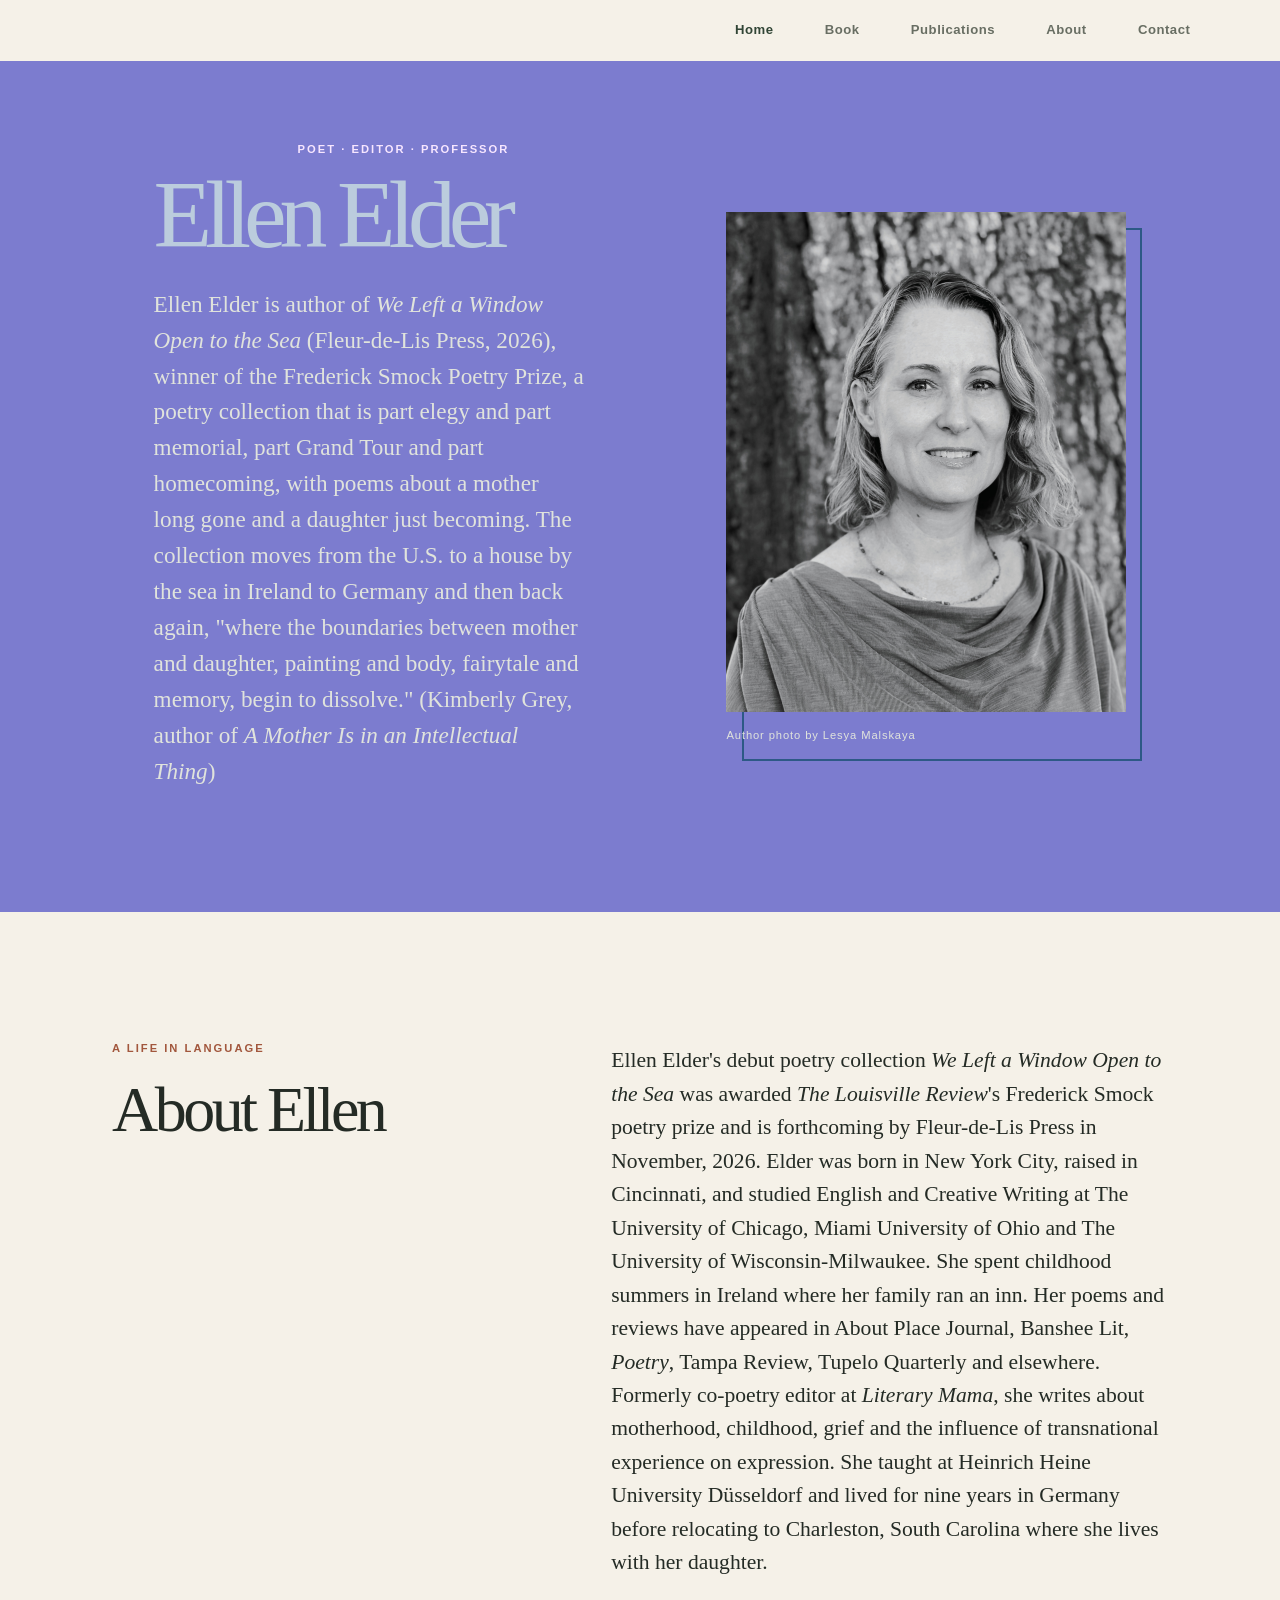
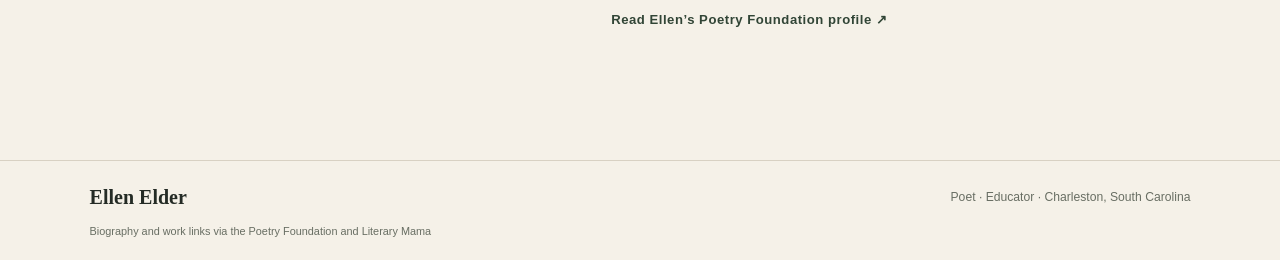
<file: index.html>
<!doctype html>
<html lang="en">
  <head>
    <meta charset="utf-8">
    <meta name="viewport" content="width=device-width, initial-scale=1">
    <meta
      name="description"
      content="Meet Ellen Elder: poet, educator, and co-poetry editor at Literary Mama."
    >
    <meta name="theme-color" content="#f5f1e8">
    <title>Ellen Elder — Poet &amp; Educator</title>
    <link rel="stylesheet" href="styles.css">
  </head>
  <body>
    <a class="skip-link" href="#main">Skip to content</a>
    <header class="site-header">
      <nav aria-label="Main navigation" class="main-nav">
        <a href="index.html" aria-current="page">Home</a>
        <a href="book.html">Book</a>
        <a href="poems.html">Publications</a>
        <a href="about.html">About</a>
        <a href="contact.html">Contact</a>
      </nav>
    </header>

    <main id="main">
      <section class="hero" id="home" aria-labelledby="hero-title">
        <div class="hero-copy">
          <p class="eyebrow">Poet · Editor · Professor</p>
          <h1 id="hero-title">Ellen Elder</h1>
          <p class="hero-intro">
            Ellen Elder is author of <em>We Left a Window Open to the Sea</em> (Fleur-de-Lis Press, 2026), winner of the Frederick Smock Poetry Prize, a poetry collection that is part elegy and part memorial, part Grand Tour and part homecoming, with poems about a mother long gone and a daughter just becoming. The collection moves from the U.S. to a house by the sea in Ireland to Germany and then back again, "where the boundaries between mother and daughter, painting and body, fairytale and memory, begin to dissolve." (Kimberly Grey, author of <em>A Mother Is in an Intellectual Thing</em>)
          </p>
        </div>
        <figure class="portrait">
          <img
            src="ellen3.png"
            alt="Portrait of poet Ellen Elder"
            fetchpriority="high"
          >
          <figcaption>Author photo by Lesya Malskaya</figcaption>
        </figure>
      </section>

      <section class="about section-wrap" id="about" aria-labelledby="about-title">
        <div class="section-heading">
          <p class="eyebrow">A life in language</p>
          <h2 id="about-title">About Ellen</h2>
        </div>
        <div class="about-copy">
          <p class="lead">
            Ellen Elder&#39;s debut poetry collection <em>We Left a Window Open
            to the Sea</em> was awarded <em>The Louisville Review</em>&#39;s
            Frederick Smock poetry prize and is forthcoming by Fleur-de-Lis
            Press in November, 2026. Elder was born in New York City, raised in
            Cincinnati, and studied English and Creative Writing at The
            University of Chicago, Miami University of Ohio and The University
            of Wisconsin-Milwaukee. She spent childhood summers in Ireland
            where her family ran an inn. Her poems and reviews have appeared in
            About Place Journal, Banshee Lit, <em>Poetry</em>, Tampa Review,
            Tupelo Quarterly and elsewhere. Formerly co-poetry editor at
            <em>Literary Mama</em>, she writes about motherhood, childhood,
            grief and the influence of transnational experience on expression.
            She taught at Heinrich Heine University Düsseldorf and lived for
            nine years in Germany before relocating to Charleston, South
            Carolina where she lives with her daughter.
          </p>
          <a
            class="text-link"
            href="https://www.poetryfoundation.org/poets/ellen-elder"
            target="_blank"
            rel="noopener noreferrer"
          >Read Ellen’s Poetry Foundation profile <span aria-hidden="true">↗</span></a>
        </div>
      </section>

    </main>

    <footer class="site-footer">
      <a class="wordmark" href="index.html">Ellen Elder<span></span></a>
      <p>Poet · Educator · Charleston, South Carolina</p>
      <p class="credits">Biography and work links via the Poetry Foundation and Literary Mama</p>
    </footer>
  </body>
</html>
</file>
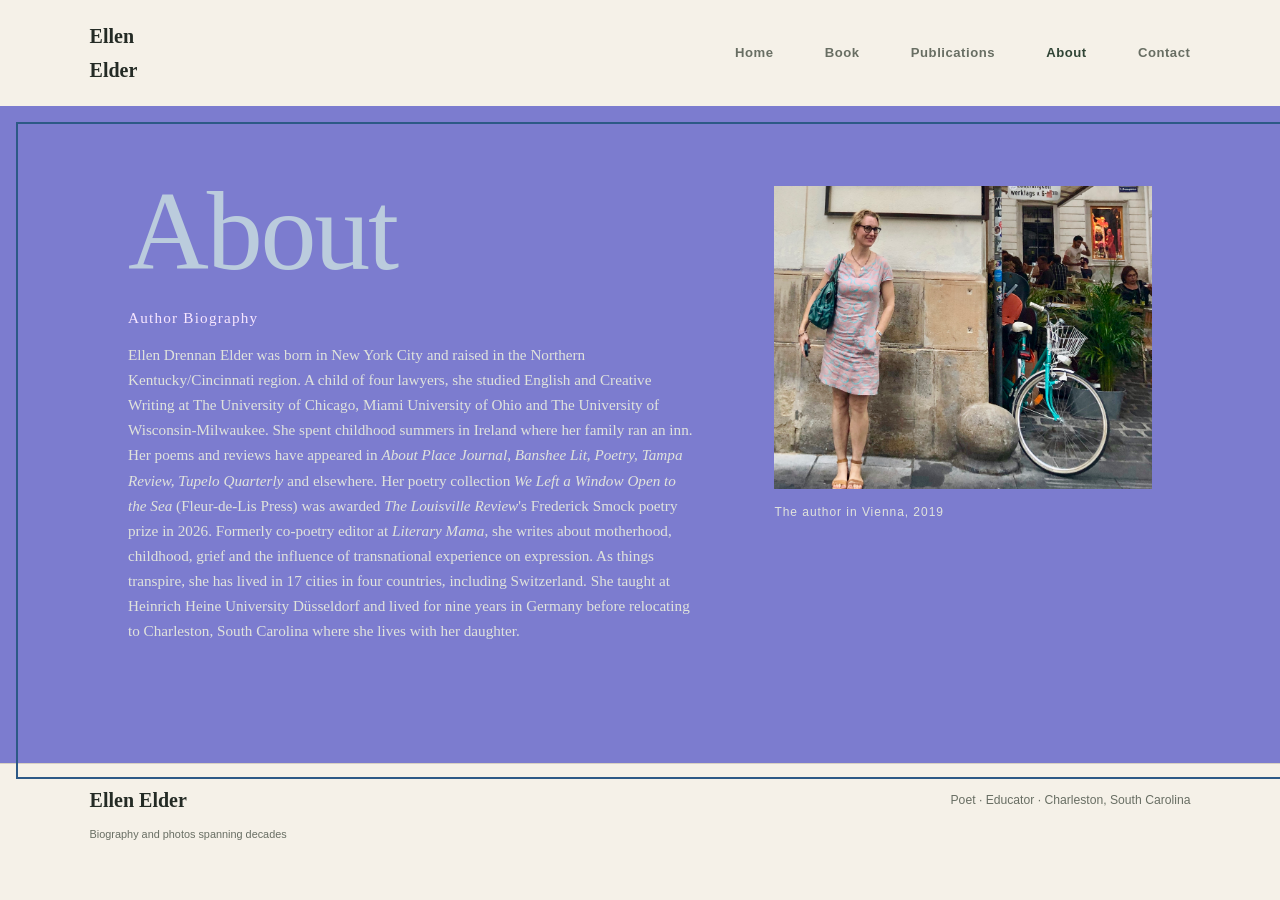
<file: about.html>
<!doctype html>
<html lang="en">
  <head>
    <meta charset="utf-8">
    <meta name="viewport" content="width=device-width, initial-scale=1">
    <meta
      name="description"
      content="About Ellen Elder: poet, educator, and author of We Left a Window Open to the Sea."
    >
    <meta name="theme-color" content="#f5f1e8">
    <title>About — Ellen Elder</title>
    <link rel="stylesheet" href="styles.css">
  </head>
  <body>
    <a class="skip-link" href="#main">Skip to content</a>
    <header class="site-header">
      <a class="wordmark" href="index.html" aria-label="Ellen Elder, home">Ellen Elder<span></span></a>
      <nav aria-label="Main navigation" class="main-nav">
        <a href="index.html">Home</a>
        <a href="book.html">Book</a>
        <a href="poems.html">Publications</a>
        <a href="about.html" aria-current="page">About</a>
        <a href="contact.html">Contact</a>
      </nav>
    </header>

    <main id="main">
      <section class="page-hero about-page-hero" aria-labelledby="about-title">
        <div class="about-page-copy">
          <h1 id="about-title">About</h1>
          
          <div class="bio-section">
            <h2 class="bio-heading">Author Biography</h2>
            <p class="bio-text">
              Ellen Drennan Elder was born in New York City and raised in the Northern Kentucky/Cincinnati region. A child of four lawyers, she studied English and Creative Writing at The University of Chicago, Miami University of Ohio and The University of Wisconsin-Milwaukee. She spent childhood summers in Ireland where her family ran an inn. Her poems and reviews have appeared in <em>About Place Journal, Banshee Lit, Poetry, Tampa Review, Tupelo Quarterly</em> and elsewhere. Her poetry collection <em>We Left a Window Open to the Sea</em> (Fleur-de-Lis Press) was awarded <em>The Louisville Review</em>'s Frederick Smock poetry prize in 2026. Formerly co-poetry editor at <em>Literary Mama</em>, she writes about motherhood, childhood, grief and the influence of transnational experience on expression. As things transpire, she has lived in 17 cities in four countries, including Switzerland. She taught at Heinrich Heine University Düsseldorf and lived for nine years in Germany before relocating to Charleston, South Carolina where she lives with her daughter.
            </p>
          </div>


        </div>

        <figure class="about-page-photo">
          <img
            src="ellen-cafe-bike.jpg"
            alt="The author in Vienna, 2019"
          >
          <figcaption>The author in Vienna, 2019</figcaption>
        </figure>
      </section>
    </main>

    <footer class="site-footer">
      <a class="wordmark" href="index.html">Ellen Elder<span></span></a>
      <p>Poet · Educator · Charleston, South Carolina</p>
      <p class="credits">Biography and photos spanning decades</p>
    </footer>
  </body>
</html>
</file>
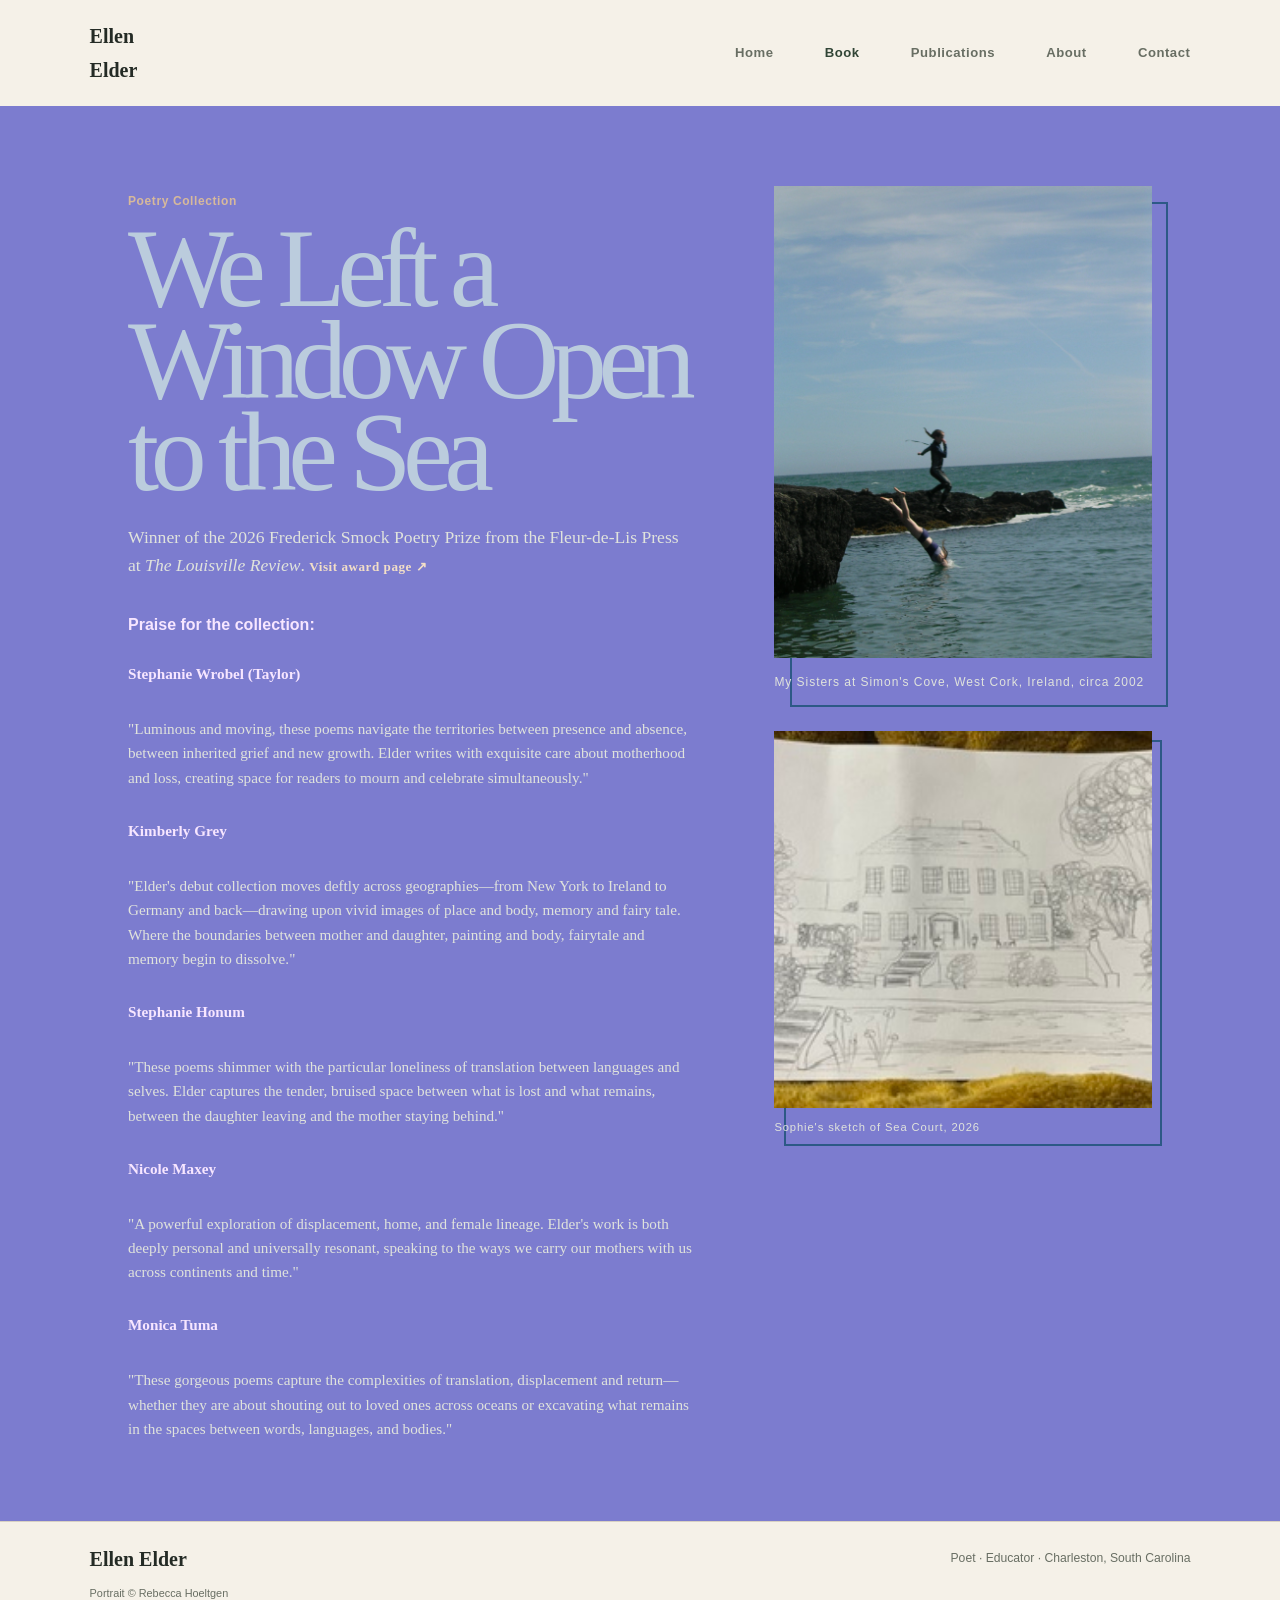
<file: book.html>
<!doctype html>
<html lang="en">
  <head>
    <meta charset="utf-8">
    <meta name="viewport" content="width=device-width, initial-scale=1">
    <meta
      name="description"
      content="Learn about Ellen Elder’s forthcoming poetry collection, We Left a Window Open to the Sea."
    >
    <meta name="theme-color" content="#f5f1e8">
    <title>The Book — Ellen Elder</title>
    <link rel="stylesheet" href="styles.css">
  </head>
  <body>
    <a class="skip-link" href="#main">Skip to content</a>
    <header class="site-header">
      <a class="wordmark" href="index.html" aria-label="Ellen Elder, home">Ellen Elder<span></span></a>
      <nav aria-label="Main navigation" class="main-nav">
        <a href="index.html">Home</a>
        <a href="book.html" aria-current="page">Book</a>
        <a href="poems.html">Publications</a>
        <a href="about.html">About</a>
        <a href="contact.html">Contact</a>
      </nav>
    </header>

    <main id="main">
      <section class="page-hero book-hero" aria-labelledby="page-title">
        <div class="book-hero-copy">
          <p class="eyebrow">Poetry Collection</p>
          <h1 id="page-title">We Left a Window Open to the Sea</h1>
          <div class="book-details-inline">
            <p class="book-award">Winner of the 2026 Frederick Smock Poetry Prize from the Fleur-de-Lis Press at <em>The Louisville Review</em>. 
              <a
                class="text-link"
                href="https://louisvillereview.org/we-left-a-window-open-to-the-sea"
                target="_blank"
                rel="noopener noreferrer"
              >Visit award page <span aria-hidden="true">↗</span></a>
            </p>
            <p class="book-blurbs-intro"><strong>Praise for the collection:</strong></p>
            <div class="book-blurbs-list">
              <div class="blurb">
                <p><strong>Stephanie Wrobel (Taylor)</strong><br>
                "Luminous and moving, these poems navigate the territories between presence and absence, between inherited grief and new growth. Elder writes with exquisite care about motherhood and loss, creating space for readers to mourn and celebrate simultaneously."</p>
              </div>
              <div class="blurb">
                <p><strong>Kimberly Grey</strong><br>
                "Elder's debut collection moves deftly across geographies—from New York to Ireland to Germany and back—drawing upon vivid images of place and body, memory and fairy tale. Where the boundaries between mother and daughter, painting and body, fairytale and memory begin to dissolve."</p>
              </div>
              <div class="blurb">
                <p><strong>Stephanie Honum</strong><br>
                "These poems shimmer with the particular loneliness of translation between languages and selves. Elder captures the tender, bruised space between what is lost and what remains, between the daughter leaving and the mother staying behind."</p>
              </div>
              <div class="blurb">
                <p><strong>Nicole Maxey</strong><br>
                "A powerful exploration of displacement, home, and female lineage. Elder's work is both deeply personal and universally resonant, speaking to the ways we carry our mothers with us across continents and time."</p>
              </div>
              <div class="blurb">
                <p><strong>Monica Tuma</strong><br>
                "These gorgeous poems capture the complexities of translation, displacement and return—whether they are about shouting out to loved ones across oceans or excavating what remains in the spaces between words, languages, and bodies."</p>
              </div>
            </div>
          </div>
        </div>
        <div class="book-images">
          <figure class="book-cover">
            <img
              src="Divers at Simon's Cove 2005.JPG"
              alt="Book cover for We Left a Window Open to the Sea"
              fetchpriority="high"
            >
            <figcaption>My Sisters at Simon's Cove, West Cork, Ireland, circa 2002</figcaption>
          </figure>
          <figure class="sophies-sketch">
            <img
              src="sophies-sketch.jpeg"
              alt="Sophie's sketch of Sea Court, 2026"
            >
            <figcaption>Sophie's sketch of Sea Court, 2026</figcaption>
          </figure>
        </div>
      </section>
    </main>

    <footer class="site-footer">
      <a class="wordmark" href="index.html">Ellen Elder<span></span></a>
      <p>Poet · Educator · Charleston, South Carolina</p>
      <p class="credits">Portrait © Rebecca Hoeltgen</p>
    </footer>
  </body>
</html>
</file>
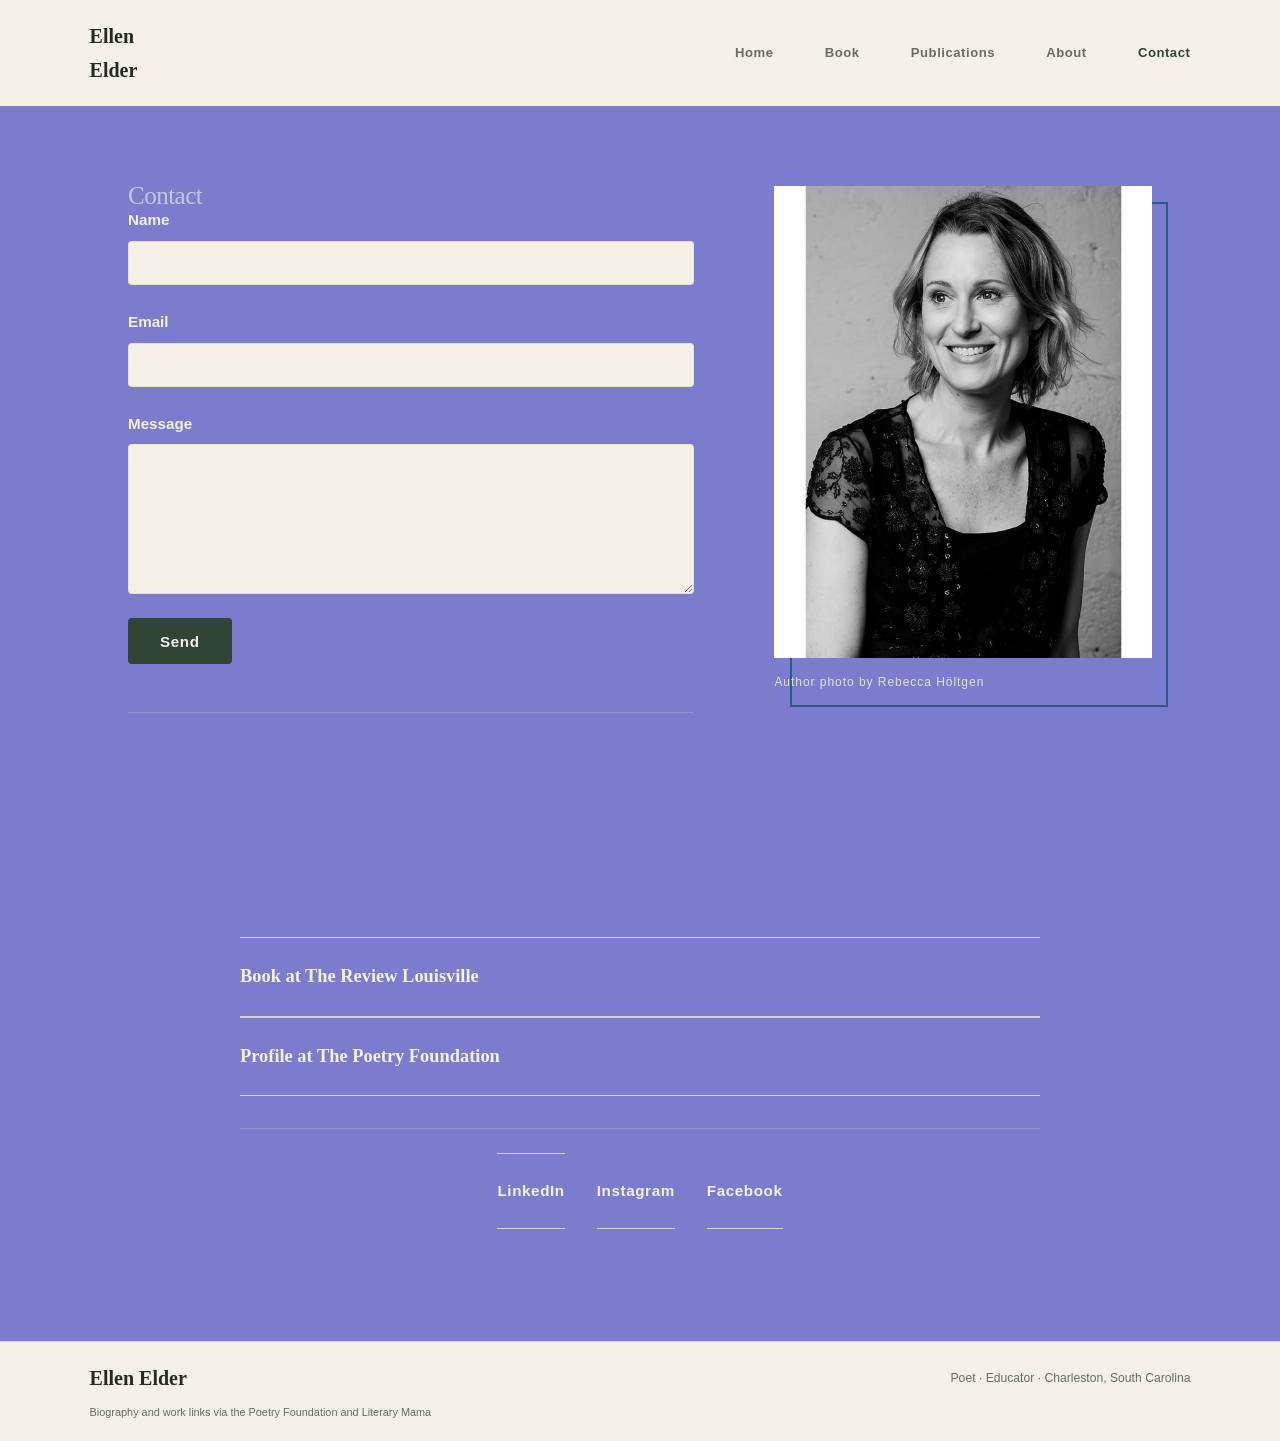
<file: contact.html>
<!doctype html>
<html lang="en">
  <head>
    <meta charset="utf-8">
    <meta name="viewport" content="width=device-width, initial-scale=1">
    <meta
      name="description"
      content="Contact Ellen Elder: poet, educator, and author of We Left a Window Open to the Sea."
    >
    <meta name="theme-color" content="#f5f1e8">
    <title>Contact — Ellen Elder</title>
    <link rel="stylesheet" href="styles.css">
  </head>
  <body>
    <a class="skip-link" href="#main">Skip to content</a>
    <header class="site-header">
      <a class="wordmark" href="index.html" aria-label="Ellen Elder, home">Ellen Elder<span></span></a>
      <nav aria-label="Main navigation" class="main-nav">
        <a href="index.html">Home</a>
        <a href="book.html">Book</a>
        <a href="poems.html">Publications</a>
        <a href="about.html">About</a>
        <a href="contact.html" aria-current="page">Contact</a>
      </nav>
    </header>

    <main id="main">
      <section class="contact-hero" aria-labelledby="contact-title">
        <div class="contact-hero-layout">
          <div class="contact-left">
            <h1 id="contact-title">Contact</h1>
            <form class="contact-form" action="#" method="POST">
              <div class="form-group">
                <label for="name">Name</label>
                <input type="text" id="name" name="name" required>
              </div>
              <div class="form-group">
                <label for="email">Email</label>
                <input type="email" id="email" name="email" required>
              </div>
              <div class="form-group">
                <label for="message">Message</label>
                <textarea id="message" name="message" rows="6" required></textarea>
              </div>
              <button type="submit" class="submit-btn">Send</button>
            </form>
          </div>
          <figure class="contact-photo">
            <img
              src="ellen.jpg"
              alt="Author Ellen Elder"
            >
            <figcaption>Author photo by Rebecca Höltgen</figcaption>
          </figure>
        </div>
      </section>

      <section class="contact-content section-wrap" aria-labelledby="form-title">
        <div class="contact-block">
          <h2 class="visually-hidden" id="form-title">Contact links</h2>
          
          <div class="contact-links">
            <p>
              <a href="https://louisvillereview.org/we-left-a-window-open-to-the-sea" target="_blank" rel="noopener noreferrer">Book at The Review Louisville</a>
            </p>
            
            <p>
              <a href="https://www.poetryfoundation.org/poets/ellen-elder" target="_blank" rel="noopener noreferrer">Profile at The Poetry Foundation</a>
            </p>

            <div class="social-links">
              <a href="https://www.linkedin.com/in/ellen-elder-59107029/" target="_blank" rel="noopener noreferrer" title="LinkedIn">LinkedIn</a>
              <a href="https://www.instagram.com/ellenelder_poet/" target="_blank" rel="noopener noreferrer" title="Instagram">Instagram</a>
              <a href="https://www.facebook.com/ellen.elder/" target="_blank" rel="noopener noreferrer" title="Facebook">Facebook</a>
            </div>
          </div>
        </div>
      </section>
    </main>

    <footer class="site-footer">
      <a class="wordmark" href="index.html">Ellen Elder<span></span></a>
      <p>Poet · Educator · Charleston, South Carolina</p>
      <p class="credits">Biography and work links via the Poetry Foundation and Literary Mama</p>
    </footer>
  </body>
</html>
</file>
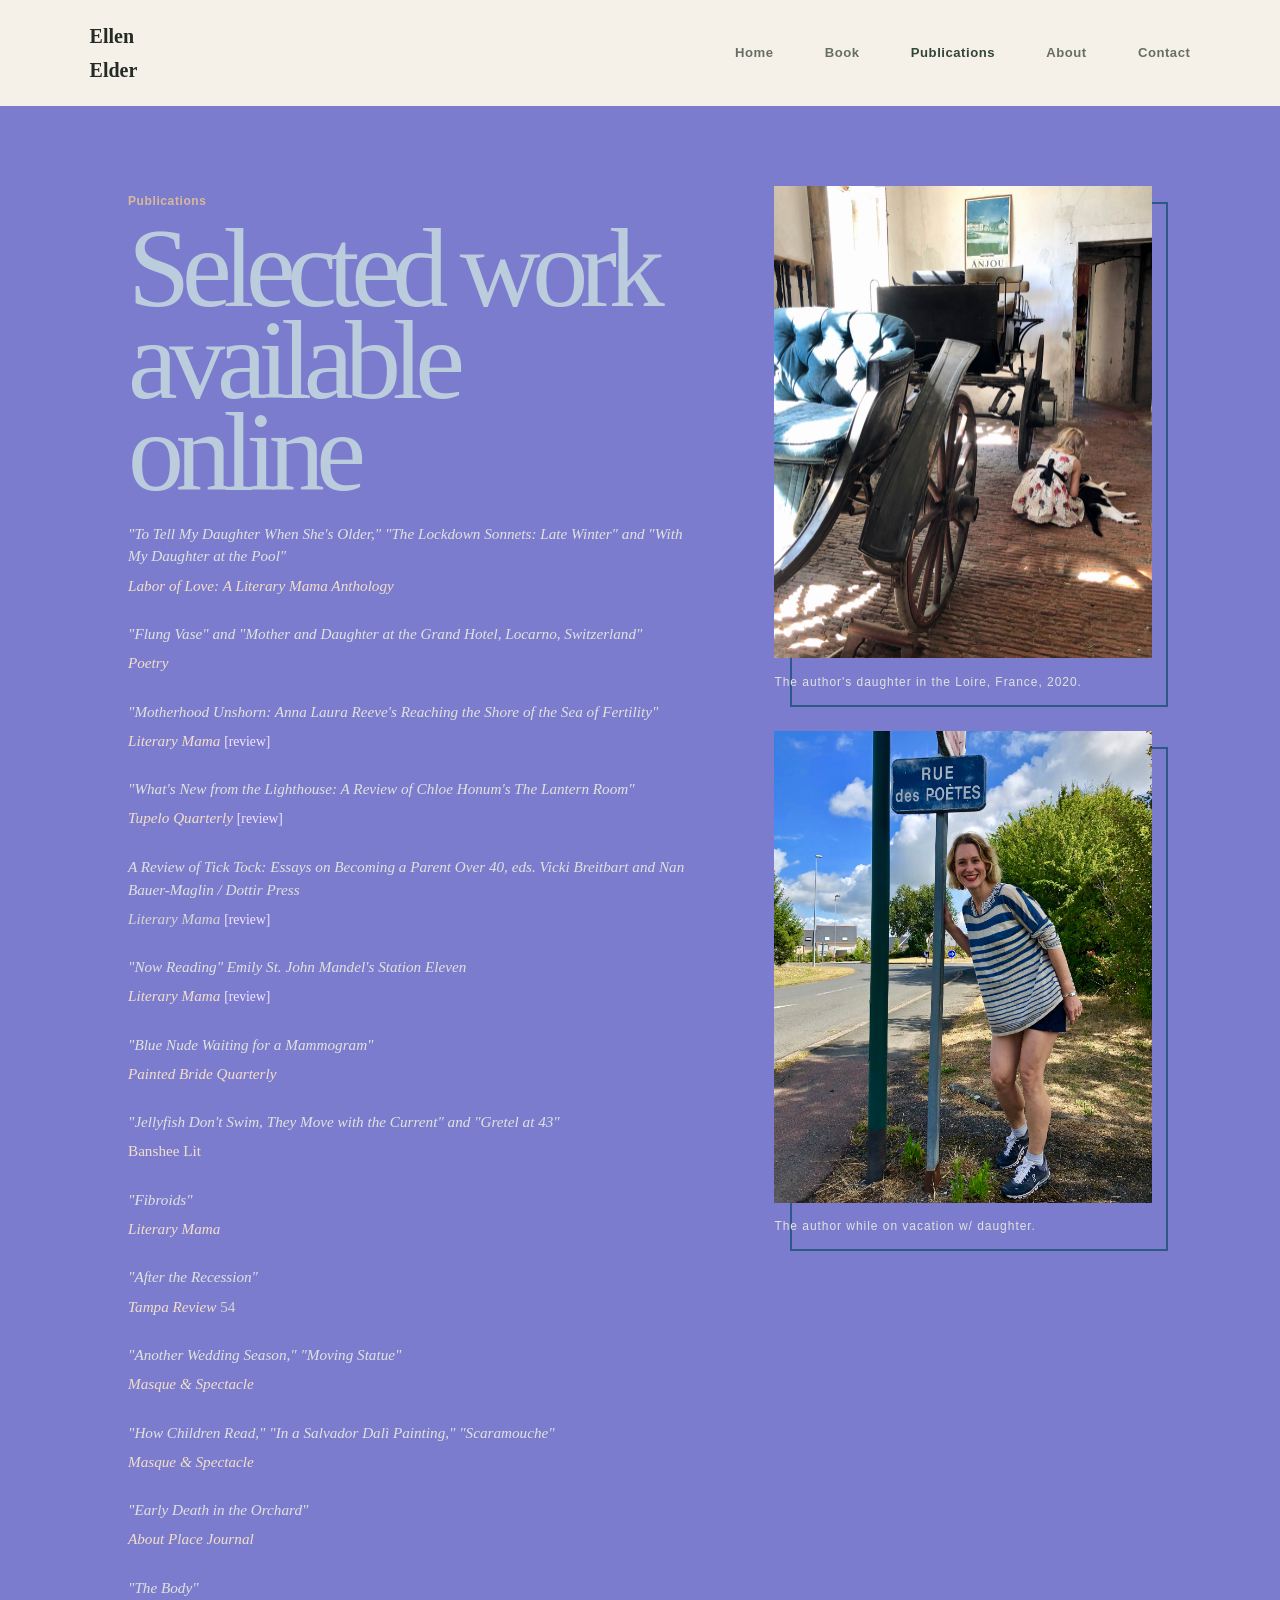
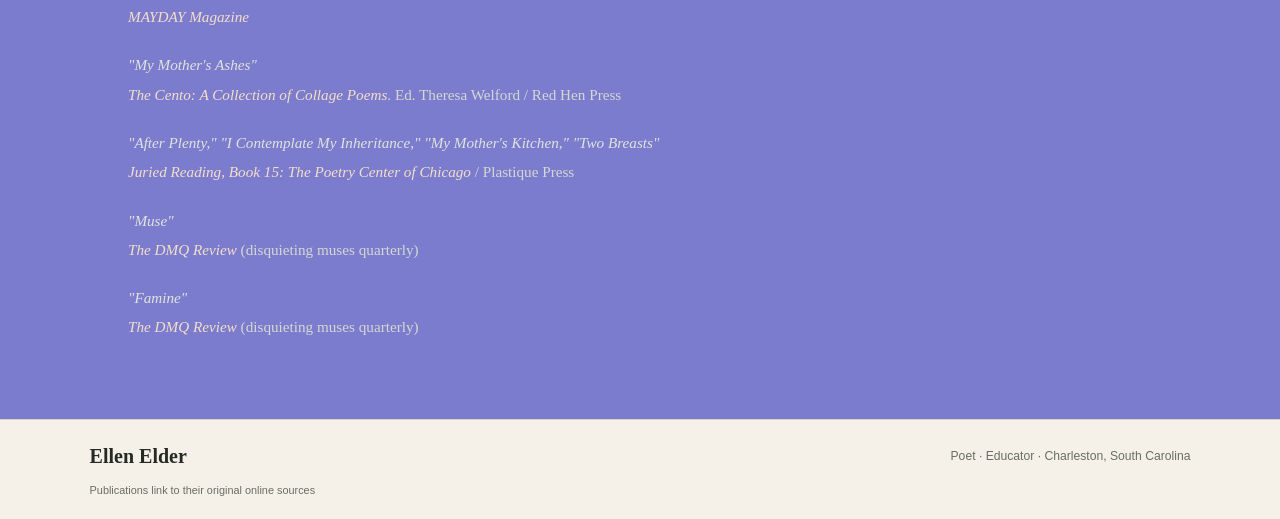
<file: poems.html>
<!doctype html>
<html lang="en">
  <head>
    <meta charset="utf-8">
    <meta name="viewport" content="width=device-width, initial-scale=1">
    <meta
      name="description"
      content="Publications by Ellen Elder: poems and essays in literary journals and anthologies."
    >
    <meta name="theme-color" content="#f5f1e8">
    <title>Publications — Ellen Elder</title>
    <link rel="stylesheet" href="styles.css">
  </head>
  <body>
    <a class="skip-link" href="#main">Skip to content</a>
    <header class="site-header">
      <a class="wordmark" href="index.html" aria-label="Ellen Elder, home">Ellen Elder<span></span></a>
      <nav aria-label="Main navigation" class="main-nav">
        <a href="index.html">Home</a>
        <a href="book.html">Book</a>
        <a href="poems.html" aria-current="page">Publications</a>
        <a href="about.html">About</a>
        <a href="contact.html">Contact</a>
      </nav>
    </header>

    <main id="main">
      <section class="page-hero pubs-hero" aria-labelledby="page-title">
        <div class="pubs-hero-copy">
          <p class="eyebrow">Publications</p>
          <h1 id="page-title">Selected work available online</h1>
          <div class="pubs-list">
            <div class="pub-item">
              <span class="pub-title">"To Tell My Daughter When She's Older," "The Lockdown Sonnets: Late Winter" and "With My Daughter at the Pool"</span>
              <span class="pub-venue">
                <a href="https://www.amazon.com/Labor-Love-Literary-Mama-Anthology/dp/1957248203" target="_blank" rel="noopener noreferrer"><em>Labor of Love: A Literary Mama Anthology</em></a>
              </span>
            </div>

            <div class="pub-item">
              <span class="pub-title">"Flung Vase" and "Mother and Daughter at the Grand Hotel, Locarno, Switzerland"</span>
              <span class="pub-venue">
                <a href="https://www.poetryfoundation.org/poets/ellen-elder" target="_blank" rel="noopener noreferrer"><em>Poetry</em></a>
              </span>
            </div>

            <div class="pub-item">
              <span class="pub-title">"Motherhood Unshorn: Anna Laura Reeve's <em>Reaching the Shore of the Sea of Fertility</em>"</span>
              <span class="pub-venue">
                <a href="https://literarymama.com/articles/departments/2023/07/motherhood-unshorn-a-review-of-reaching-the-shore-of-the-sea-of-fertility" target="_blank" rel="noopener noreferrer"><em>Literary Mama</em></a>
                <span class="pub-type">[review]</span>
              </span>
            </div>

            <div class="pub-item">
              <span class="pub-title">"What's New from the Lighthouse: A Review of Chloe Honum's <em>The Lantern Room</em>"</span>
              <span class="pub-venue">
                <a href="https://www.tupeloquarterly.com/reviews/whats-new-from-the-lighthouse-review-of-chloe-honums-the-lantern-room-by-ellen-elder/" target="_blank" rel="noopener noreferrer"><em>Tupelo Quarterly</em></a>
                <span class="pub-type">[review]</span>
              </span>
            </div>

            <div class="pub-item">
              <span class="pub-title">A Review of <em>Tick Tock: Essays on Becoming a Parent Over 40</em>, eds. Vicki Breitbart and Nan Bauer-Maglin / Dottir Press</span>
              <span class="pub-venue">
                <em>Literary Mama</em>
                <span class="pub-type">[review]</span>
              </span>
            </div>

            <div class="pub-item">
              <span class="pub-title">"Now Reading" Emily St. John Mandel's <em>Station Eleven</em></span>
              <span class="pub-venue">
                <a href="https://literarymama.com/blog/archives/2020/11/now-reading-november-2020.html" target="_blank" rel="noopener noreferrer"><em>Literary Mama</em></a>
                <span class="pub-type">[review]</span>
              </span>
            </div>

            <div class="pub-item">
              <span class="pub-title">"Blue Nude Waiting for a Mammogram"</span>
              <span class="pub-venue">
                <a href="http://pbqmag.org/ellen-elder-blue-nude-waiting-for-a-mammogram" target="_blank" rel="noopener noreferrer"><em>Painted Bride Quarterly</em></a>
              </span>
            </div>

            <div class="pub-item">
              <span class="pub-title">"Jellyfish Don't Swim, They Move with the Current" and "Gretel at 43"</span>
              <span class="pub-venue">
                <a href="https://bansheepress.org/read/gretel-at-43-by-ellen-elder" target="_blank" rel="noopener noreferrer">Banshee Lit</a>
              </span>
            </div>

            <div class="pub-item">
              <span class="pub-title">"Fibroids"</span>
              <span class="pub-venue">
                <a href="http://www.literarymama.com/poetry/archives/2017/06/fibroids.html" target="_blank" rel="noopener noreferrer"><em>Literary Mama</em></a>
              </span>
            </div>

            <div class="pub-item">
              <span class="pub-title">"After the Recession"</span>
              <span class="pub-venue">
                <a href="https://muse.jhu.edu/pub/235/article/661335" target="_blank" rel="noopener noreferrer"><em>Tampa Review</em></a> 54
              </span>
            </div>

            <div class="pub-item">
              <span class="pub-title">"Another Wedding Season," "Moving Statue"</span>
              <span class="pub-venue">
                <a href="https://masqueandspectacle.com/2017/03/01/2-poems-ellen-elder/" target="_blank" rel="noopener noreferrer"><em>Masque &amp; Spectacle</em></a>
              </span>
            </div>

            <div class="pub-item">
              <span class="pub-title">"How Children Read," "In a Salvador Dalì Painting," "Scaramouche"</span>
              <span class="pub-venue">
                <a href="https://masqueandspectacle.com/2014/11/28/3-poems-ellen-elder/" target="_blank" rel="noopener noreferrer"><em>Masque &amp; Spectacle</em></a>
              </span>
            </div>

            <div class="pub-item">
              <span class="pub-title">"Early Death in the Orchard"</span>
              <span class="pub-venue">
                <a href="https://aboutplacejournal.org/issues/trees/contents/ellen-elder/" target="_blank" rel="noopener noreferrer"><em>About Place Journal</em></a>
              </span>
            </div>

            <div class="pub-item">
              <span class="pub-title">"The Body"</span>
              <span class="pub-venue">
                <a href="https://maydaymagazine.com/the-body-by-ellen-elder/" target="_blank" rel="noopener noreferrer"><em>MAYDAY Magazine</em></a>
              </span>
            </div>

            <div class="pub-item">
              <span class="pub-title">"My Mother's Ashes"</span>
              <span class="pub-venue">
                <a href="https://redhen.org/book/the-cento-a-collection-of-collage-poems/" target="_blank" rel="noopener noreferrer"><em>The Cento: A Collection of Collage Poems</em></a>. Ed. Theresa Welford / Red Hen Press
              </span>
            </div>

            <div class="pub-item">
              <span class="pub-title">"After Plenty," "I Contemplate My Inheritance," "My Mother's Kitchen," "Two Breasts"</span>
              <span class="pub-venue">
                <a href="http://www.plastiquepress.com/JR15/JR15.html" target="_blank" rel="noopener noreferrer"><em>Juried Reading, Book 15: The Poetry Center of Chicago</em></a> / Plastique Press
              </span>
            </div>

            <div class="pub-item">
              <span class="pub-title">"Muse"</span>
              <span class="pub-venue">
                <a href="https://www.dmqreview.com/fall-2008/" target="_blank" rel="noopener noreferrer"><em>The DMQ Review</em></a> (disquieting muses quarterly)
              </span>
            </div>

            <div class="pub-item">
              <span class="pub-title">"Famine"</span>
              <span class="pub-venue">
                <a href="https://static1.squarespace.com/static/59de49838dd041430865b945/t/5a81fca1c83025688495d916/1518468257721/Elder_AUG+05.pdf" target="_blank" rel="noopener noreferrer"><em>The DMQ Review</em></a> (disquieting muses quarterly)
              </span>
            </div>
          </div>
        </div>
        <div class="pubs-images">
          <figure class="sophies-photo">
            <img
              src="sophie-chateau.jpg"
              alt="The author's daughter in the Loire, France, 2020"
            >
            <figcaption>The author's daughter in the Loire, France, 2020.</figcaption>
          </figure>
          <figure class="ellens-photo">
            <img
              src="ellen-france.jpg"
              alt="The author while on vacation with daughter"
            >
            <figcaption>The author while on vacation w/ daughter.</figcaption>
          </figure>
        </div>
      </section>
    </main>

    <footer class="site-footer">
      <a class="wordmark" href="index.html">Ellen Elder<span></span></a>
      <p>Poet · Educator · Charleston, South Carolina</p>
      <p class="credits">Publications link to their original online sources</p>
    </footer>
  </body>
</html>
</file>
<file: styles.css>
:root {
  color-scheme: light;
  --paper: #f5f1e8;
  --paper-deep: #ebe4d7;
  --ink: #242b25;
  --muted: #686e63;
  --green: #314536;
  --line: #d8d1c3;
  --serif: "Garamond", "Iowan Old Style", "Palatino Linotype", "Book Antiqua", Georgia, serif;
  --sans: "Avenir Next", Avenir, "Segoe UI", sans-serif;
  --hero-bg: #7c7ccf;
  --hero-accent: #2d5986;
  --hero-text: #bbccdd;
  --hero-super: #f7e6ff;
}

* {
  box-sizing: border-box;
}

html {
  scroll-behavior: smooth;
}

body {
  margin: 0;
  background: var(--paper);
  color: var(--ink);
  font-family: var(--sans);
  font-size: 1rem;
  line-height: 1.7;
  -webkit-font-smoothing: antialiased;
}

a {
  color: inherit;
}

a:focus-visible {
  outline: 2px solid #a2573d;
  outline-offset: 5px;
}

.skip-link {
  position: absolute;
  top: -4rem;
  left: 1rem;
  z-index: 2;
  padding: 0.5rem 0.8rem;
  background: var(--paper);
}

.skip-link:focus {
  top: 1rem;
}

.site-header,
.site-footer {
  display: flex;
  align-items: center;
  justify-content: space-between;
  padding: 1.2rem 7vw;
}

.site-header {
  border-bottom: none;
  background: transparent;
}

.main-nav {
  display: flex;
  justify-content: flex-end;
  gap: clamp(1.25rem, 4vw, 3.5rem);
  width: 100%;
}

.wordmark {
  font-family: var(--serif);
  font-size: 1.25rem;
  font-weight: 700;
  text-decoration: none;
}

.wordmark span {
  color: #a2573d;
}

nav {
  display: flex;
  gap: clamp(1.25rem, 4vw, 3.5rem);
}

nav a,
.text-link {
  font-size: 0.82rem;
  font-weight: 600;
  letter-spacing: 0.04em;
  text-decoration: none;
}

nav a {
  color: var(--muted);
}

nav a[aria-current="page"] {
  color: var(--green);
}

nav a:hover,
.text-link:hover {
  color: #a2573d;
}

.hero {
  position: relative;
  display: grid;
  min-height: 38rem;
  grid-template-columns: 1.1fr 0.9fr;
  align-items: center;
  gap: 5vw;
  overflow: hidden;
  padding: 5rem 12vw 6rem;
  background: var(--hero-bg);
  color: var(--paper);
}

.hero-copy {
  position: relative;
  z-index: 1;
}

.eyebrow {
  margin: 0 0 1.15rem;
  color: #a2573d;
  font-size: 0.7rem;
  font-weight: 700;
  letter-spacing: 0.18em;
  line-height: 1.5;
  text-transform: uppercase;
}

.hero .eyebrow {
  color: var(--hero-super);
  display: flex;
  justify-content: center;
  align-items: center;
  gap: 0.6rem;
  margin: 0 0 1.15rem;
}

h1,
h2,
.work-title {
  font-family: var(--serif);
  font-weight: 400;
}

h1 {
  margin: 0;
  font-size: clamp(5rem, 10.5vw, 9.4rem);
  letter-spacing: -0.075em;
  line-height: 0.82;
}

.hero h1 {
  font-size: clamp(2.3rem, 7.5vw, 7.4rem);
  white-space: nowrap;
  color: var(--hero-text);
}

h1 em {
  color: #dbcab2;
  font-weight: 400;
}

.hero-intro {
  max-width: 27rem;
  margin: 2rem 0 1.65rem;
  color: #e0e3dc;
  font-family: var(--serif);
  font-size: clamp(1.15rem, 2vw, 1.45rem);
  line-height: 1.55;
}

.hero .text-link {
  color: #f3dfc7;
}

.portrait {
  position: relative;
  width: min(100%, 25rem);
  justify-self: end;
  margin: 0;
}

.portrait::before {
  position: absolute;
  inset: 1rem -1rem -1rem 1rem;
  border: 2px solid var(--hero-accent);
  content: "";
}

.portrait img {
  position: relative;
  display: block;
  width: 100%;
  aspect-ratio: 4 / 5;
  background: #d2c5b1;
  object-fit: cover;
  object-position: center 35%;
}

.portrait figcaption {
  position: relative;
  margin-top: 0.85rem;
  color: #e0e3dc;
  font-size: 0.7rem;
  letter-spacing: 0.08em;
}

.hero-note {
  position: absolute;
  right: 2rem;
  bottom: 2rem;
  color: rgb(245 241 232 / 38%);
  font-family: var(--serif);
  font-size: 0.8rem;
  font-style: italic;
  letter-spacing: 0.08em;
}

.hero-urn {
  position: absolute;
  top: 2rem;
  right: 2rem;
  font-size: 1.2rem;
  opacity: 0.9;
}

.section-wrap {
  width: min(100% - 3rem, 66rem);
  margin-inline: auto;
}

.about {
  display: grid;
  grid-template-columns: 0.8fr 1.2fr;
  gap: 10vw;
  padding-block: 8rem;
}

h2 {
  margin: 0;
  font-size: clamp(2.7rem, 5vw, 4.4rem);
  letter-spacing: -0.055em;
  line-height: 1.05;
}

.about-copy {
  max-width: 42rem;
}

.about-copy p {
  margin: 0 0 1.3rem;
  color: #50564e;
}

.about-copy .lead {
  margin-top: 0.25rem;
  color: var(--ink);
  font-family: var(--serif);
  font-size: 1.35rem;
  line-height: 1.55;
}

.bio-heading {
  margin: 1.8rem 0 0.45rem;
  color: var(--green);
  font-size: 0.72rem;
  font-weight: 700;
  letter-spacing: 0.1em;
  text-transform: uppercase;
}

.about-copy .text-link {
  display: inline-block;
  margin-top: 0.5rem;
  color: var(--green);
}

.work {
  padding-block: 6.5rem;
  background: var(--paper-deep);
}

.work-heading {
  display: flex;
  align-items: end;
  justify-content: space-between;
  gap: 2rem;
  padding-bottom: 2.5rem;
}

.work-heading > p {
  max-width: 16rem;
  margin: 0 0 0.55rem;
  color: var(--muted);
  font-family: var(--serif);
  font-size: 1.05rem;
}

.work-list {
  margin: 0 0 2rem;
  padding: 0;
  border-top: 1px solid #cfc6b7;
  list-style: none;
}

.work-list li {
  border-bottom: 1px solid #cfc6b7;
}

.work-list a {
  display: grid;
  grid-template-columns: 9rem 1fr 2rem;
  align-items: center;
  gap: 1rem;
  min-height: 6rem;
  padding-block: 1rem;
  text-decoration: none;
}

.work-type {
  color: var(--muted);
  font-size: 0.72rem;
  font-weight: 700;
  letter-spacing: 0.1em;
  text-transform: uppercase;
}

.work-title {
  font-size: clamp(1.25rem, 2.3vw, 1.8rem);
  line-height: 1.35;
}

.work-arrow {
  color: #a2573d;
  font-size: 1.1rem;
  text-align: right;
  transition: transform 160ms ease;
}

.work-list a:hover .work-arrow {
  transform: translate(3px, -3px);
}

.work > .section-wrap > .text-link {
  color: var(--green);
}

.elsewhere {
  padding-block: 7rem 7.5rem;
}

.source-links {
  display: grid;
  grid-template-columns: 1fr 1fr;
  gap: 1.5rem;
  margin-top: 2.3rem;
}

.source-links a {
  display: flex;
  align-items: center;
  justify-content: space-between;
  padding: 1.2rem 0;
  border-bottom: 1px solid var(--line);
  font-family: var(--serif);
  font-size: 1.3rem;
  text-decoration: none;
}

.source-links a span:last-child {
  color: #a2573d;
  font-family: var(--sans);
  font-size: 1rem;
}

.home-links {
  display: grid;
  grid-template-columns: repeat(3, 1fr);
  gap: 1.5rem;
  padding-block: 2rem 5rem;
}

.home-links a {
  position: relative;
  display: flex;
  min-height: 10rem;
  flex-direction: column;
  justify-content: center;
  padding: 1.5rem;
  border: 1px solid var(--line);
  text-decoration: none;
}

.home-links .eyebrow {
  margin-bottom: 0.5rem;
}

.home-link-title {
  max-width: 12rem;
  font-family: var(--serif);
  font-size: 1.5rem;
  line-height: 1.2;
}

.home-link-arrow {
  position: absolute;
  right: 1.5rem;
  bottom: 1.5rem;
  color: #a2573d;
}

.page-hero {
  padding: 7rem max(7vw, calc((100vw - 66rem) / 2)) 6rem;
  background: var(--green);
  color: var(--paper);
}

.page-hero.book-hero {
  background: var(--hero-bg);
  color: var(--paper);
  display: grid;
  grid-template-columns: 1.2fr 0.8fr;
  align-items: flex-start;
  gap: 5rem;
  position: relative;
  padding: 5rem 10vw;
}

.book-hero h1 {
  color: var(--hero-text);
  font-size: clamp(2.5rem, 7vw, 4rem);
  margin-bottom: 1.5rem;
}

.book-hero .eyebrow {
  color: var(--hero-super);
  display: inline-block;
  margin-bottom: 0.8rem;
  text-transform: none;
  letter-spacing: 0.05em;
  font-size: 0.75rem;
}

.book-hero-copy {
  position: relative;
  z-index: 1;
}

.book-award {
  color: #e0e3dc;
  font-family: var(--serif);
  font-size: 1.1rem;
  line-height: 1.6;
  margin-bottom: 2rem;
}

.book-award a {
  color: #f3dfc7;
}

.book-blurbs-intro {
  color: var(--hero-super);
  font-size: 1rem;
  margin-bottom: 1.5rem;
  margin-top: 2rem;
}

.book-blurbs-list {
  display: flex;
  flex-direction: column;
  gap: 1.8rem;
}

.blurb {
  color: #e0e3dc;
  font-family: var(--serif);
  font-size: 0.95rem;
  line-height: 1.6;
}

.blurb p {
  margin: 0;
}

.blurb strong {
  color: var(--hero-super);
  display: block;
  margin-bottom: 0.4rem;
  font-weight: 600;
}

.book-images {
  display: flex;
  flex-direction: column;
  gap: 2.5rem;
  position: relative;
}

.book-cover {
  position: relative;
  margin: 0;
  width: min(100%, 31.25rem);
}

.book-cover::before {
  position: absolute;
  inset: 1rem -1rem -1rem 1rem;
  border: 2px solid var(--hero-accent);
  content: "";
  z-index: 0;
}

.book-cover img {
  position: relative;
  display: block;
  width: 100%;
  aspect-ratio: 4 / 5;
  object-fit: cover;
  object-position: center;
  z-index: 1;
  background: #d2c5b1;
}

.book-cover figcaption {
  position: relative;
  margin-top: 0.9rem;
  color: #e0e3dc;
  font-size: 0.75rem;
  letter-spacing: 0.08em;
  line-height: 1.5;
}

.sophies-sketch {
  position: relative;
  margin: 0;
  width: min(100%, 28rem);
  margin-left: auto;
}

.sophies-sketch::before {
  position: absolute;
  inset: 0.6rem -0.6rem -0.6rem 0.6rem;
  border: 2px solid var(--hero-accent);
  content: "";
  z-index: 0;
}

.sophies-sketch img {
  position: relative;
  display: block;
  width: 100%;
  aspect-ratio: 1;
  object-fit: cover;
  object-position: center;
  z-index: 1;
  background: #d2c5b1;
}

.sophies-sketch figcaption {
  position: relative;
  margin-top: 0.75rem;
  color: #e0e3dc;
  font-size: 0.7rem;
  letter-spacing: 0.08em;
  line-height: 1.4;
}

.page-hero.pubs-hero {
  background: var(--hero-bg);
  color: var(--paper);
  display: grid;
  grid-template-columns: 1.2fr 0.8fr;
  align-items: flex-start;
  gap: 5rem;
  position: relative;
  padding: 5rem 10vw;
}

.pubs-hero h1 {
  color: var(--hero-text);
  font-size: clamp(2.5rem, 7vw, 4rem);
  margin-bottom: 1.5rem;
}

.pubs-hero .eyebrow {
  color: var(--hero-super);
  display: inline-block;
  margin-bottom: 0.8rem;
  text-transform: none;
  letter-spacing: 0.05em;
  font-size: 0.75rem;
}

.pubs-hero-copy {
  position: relative;
  z-index: 1;
}

.pubs-list {
  display: flex;
  flex-direction: column;
  gap: 1.6rem;
  margin-top: 1rem;
}

.pub-item {
  display: flex;
  flex-wrap: wrap;
  gap: 0.4rem;
  color: #e0e3dc;
  font-family: var(--serif);
  font-size: 0.95rem;
  line-height: 1.5;
}

.pub-title {
  flex-basis: 100%;
  color: #e0e3dc;
  font-style: italic;
}

.pub-venue {
  flex-basis: 100%;
  color: #d4d8d0;
}

.pub-venue a {
  color: #f3dfc7;
  text-decoration: none;
}

.pub-venue a:hover {
  text-decoration: underline;
}

.pub-type {
  color: var(--hero-super);
  font-size: 0.85rem;
  font-style: normal;
}

.pubs-images {
  display: flex;
  flex-direction: column;
  gap: 2.5rem;
  position: relative;
}

.sophies-photo {
  position: relative;
  margin: 0;
  width: min(100%, 28rem);
  margin-left: auto;
}

.sophies-photo::before {
  position: absolute;
  inset: 1rem -1rem -1rem 1rem;
  border: 2px solid var(--hero-accent);
  content: "";
  z-index: 0;
}

.sophies-photo img {
  position: relative;
  display: block;
  width: 100%;
  aspect-ratio: 4 / 5;
  object-fit: cover;
  object-position: center;
  z-index: 1;
  background: #d2c5b1;
}

.sophies-photo figcaption {
  position: relative;
  margin-top: 0.9rem;
  color: #e0e3dc;
  font-size: 0.75rem;
  letter-spacing: 0.08em;
  line-height: 1.5;
}

.ellens-photo {
  position: relative;
  margin: 0;
  width: min(100%, 24rem);
}

.ellens-photo::before {
  position: absolute;
  inset: 1rem -1rem -1rem 1rem;
  border: 2px solid var(--hero-accent);
  content: "";
  z-index: 0;
}

.ellens-photo img {
  position: relative;
  display: block;
  width: 100%;
  aspect-ratio: 4 / 5;
  object-fit: cover;
  object-position: center;
  z-index: 1;
  background: #d2c5b1;
}

.ellens-photo figcaption {
  position: relative;
  margin-top: 0.9rem;
  color: #e0e3dc;
  font-size: 0.75rem;
  letter-spacing: 0.08em;
  line-height: 1.5;
}

.page-hero.about-hero {
  background: var(--hero-bg);
  color: var(--paper);
  display: grid;
  grid-template-columns: 1.2fr 0.8fr;
  align-items: flex-start;
  gap: 5rem;
  position: relative;
  padding: 5rem 10vw;
}

.about-page-hero {
  background: var(--hero-bg);
  color: var(--paper);
  display: grid;
  grid-template-columns: 1.2fr 0.8fr;
  align-items: flex-start;
  gap: 5rem;
  position: relative;
  padding: 5rem 10vw;
}

.about-page-hero h1 {
  color: var(--hero-text);
  font-size: 25px;
  margin: 0 0 2rem;
  font-weight: 400;
  letter-spacing: -0.02em;
}

.about-page-copy {
  position: relative;
  z-index: 1;
}

.about-page-photo {
  margin: 0;
  width: min(100%, 28rem);
  margin-left: auto;
}

.about-page-photo::before {
  position: absolute;
  inset: 1rem -1rem -1rem 1rem;
  border: 2px solid var(--hero-accent);
  content: "";
  z-index: 0;
}

.about-page-photo img {
  position: relative;
  display: block;
  width: 100%;
  aspect-ratio: auto;
  object-fit: contain;
  object-position: center;
  z-index: 1;
  background: #d2c5b1;
}

.about-page-photo figcaption {
  position: relative;
  margin-top: 0.9rem;
  color: #e0e3dc;
  font-size: 0.75rem;
  letter-spacing: 0.08em;
  line-height: 1.5;
}

.about-hero h1 {
  color: var(--hero-text);
  font-size: clamp(2.5rem, 7vw, 4rem);
  margin-bottom: 1.5rem;
}

.about-hero .eyebrow {
  color: var(--hero-super);
  display: inline-block;
  margin-bottom: 0.8rem;
  text-transform: none;
  letter-spacing: 0.05em;
  font-size: 0.75rem;
}

.about-hero-copy {
  position: relative;
  z-index: 1;
}

.bio-section {
  margin-bottom: 2.5rem;
}

.bio-heading {
  color: var(--hero-super);
  font-family: var(--serif);
  font-size: 0.95rem;
  font-weight: 400;
  letter-spacing: 0.08em;
  margin-bottom: 1rem;
  text-transform: none;
}

.bio-text {
  color: #e0e3dc;
  font-family: var(--serif);
  font-size: 0.95rem;
  line-height: 1.65;
  margin: 0;
}

.word-count {
  color: #d4d8d0;
  font-size: 0.85rem;
  font-style: italic;
}

.vienna-photo {
  position: relative;
  margin: 0;
  width: min(100%, 28rem);
  margin-left: auto;
}

.vienna-photo::before {
  position: absolute;
  inset: 1rem -1rem -1rem 1rem;
  border: 2px solid var(--hero-accent);
  content: "";
  z-index: 0;
}

.vienna-photo img {
  position: relative;
  display: block;
  width: 100%;
  aspect-ratio: auto;
  object-fit: contain;
  object-position: center;
  z-index: 1;
  background: #d2c5b1;
}

.vienna-photo figcaption {
  position: relative;
  margin-top: 0.9rem;
  color: #e0e3dc;
  font-size: 0.75rem;
  letter-spacing: 0.08em;
  line-height: 1.5;
}

.family-photos {
  padding-block: 5rem;
  background: var(--paper);
}

.photos-grid {
  display: grid;
  grid-template-columns: repeat(2, 1fr);
  gap: 3rem 2rem;
  margin-top: 2rem;
}

.family-photo {
  margin: 0;
  opacity: 0.75;
}

.family-photo img {
  display: block;
  width: 100%;
  aspect-ratio: 4 / 5;
  object-fit: cover;
  object-position: center;
  background: #e8e3d8;
}

.family-photo:nth-child(odd) {
  transform: translateY(0);
}

.family-photo:nth-child(even) {
  transform: translateY(2rem);
}

.family-photo figcaption {
  margin-top: 0.75rem;
  color: #686e63;
  font-family: var(--serif);
  font-size: 0.75rem;
  line-height: 1.4;
  text-align: center;
  letter-spacing: 0.05em;
}

.page-hero .eyebrow {
  color: #d7b99b;
}

.page-hero h1 {
  font-size: clamp(4rem, 9vw, 7rem);
}

.page-hero h1 span {
  color: #dbcab2;
}

.page-intro {
  max-width: 38rem;
  margin: 1.5rem 0 0;
  color: #e0e3dc;
  font-family: var(--serif);
  font-size: clamp(1.2rem, 2vw, 1.5rem);
}

.contact-hero {
  position: relative;
  padding: 5rem 10vw;
  background: var(--hero-bg);
  color: var(--paper);
  display: grid;
  grid-template-columns: 1.2fr 0.8fr;
  align-items: flex-start;
  gap: 5rem;
  overflow: hidden;
}

.hero-urn-contact {
  position: absolute;
  top: 2rem;
  right: 2rem;
  font-size: 1.2rem;
  opacity: 0.9;
}

.contact-hero-layout {
  display: contents;
}

.contact-left {
  position: relative;
  z-index: 1;
}

.contact-left h1 {
  font-family: var(--serif);
  font-size: 25px;
  font-weight: 400;
  margin: 0;
  color: var(--hero-text);
  letter-spacing: -0.02em;
}

.contact-photo {
  margin: 0;
  position: relative;
  width: min(100%, 28rem);
  margin-left: auto;
}

.contact-photo::before {
  position: absolute;
  inset: 1rem -1rem -1rem 1rem;
  border: 2px solid var(--hero-accent);
  content: "";
  z-index: 0;
}

.contact-photo img {
  position: relative;
  display: block;
  width: 100%;
  aspect-ratio: 4 / 5;
  object-fit: cover;
  object-position: center;
  z-index: 1;
  background: #d2c5b1;
}

.contact-photo figcaption {
  position: relative;
  margin-top: 0.9rem;
  color: #e0e3dc;
  font-size: 0.75rem;
  letter-spacing: 0.08em;
  line-height: 1.5;
}

.contact-content {
  padding-block: 5rem 7rem;
  background: var(--hero-bg);
  color: var(--paper);
  width: 100%;
}

.contact-block {
  max-width: 50rem;
  margin: 0 auto;
  width: min(100% - 3rem, 66rem);
  margin-left: auto;
  margin-right: auto;
}

.contact-form {
  margin-bottom: 4rem;
  padding-bottom: 3rem;
  border-bottom: 1px solid rgba(221, 203, 177, 0.3);
}

.form-group {
  display: flex;
  flex-direction: column;
  margin-bottom: 1.5rem;
}

.form-group label {
  font-weight: 600;
  margin-bottom: 0.5rem;
  font-size: 0.95rem;
  color: var(--paper);
}

.form-group input,
.form-group textarea {
  padding: 0.75rem 1rem;
  border: 1px solid rgba(221, 203, 177, 0.4);
  border-radius: 4px;
  font-family: inherit;
  font-size: 1rem;
  color: var(--ink);
  background: var(--paper);
}

.form-group textarea {
  resize: vertical;
  min-height: 150px;
  font-family: var(--sans);
}

.submit-btn {
  display: inline-block;
  padding: 0.9rem 2rem;
  background: var(--green);
  color: var(--paper);
  border: none;
  border-radius: 4px;
  font-weight: 600;
  font-size: 0.95rem;
  cursor: pointer;
  letter-spacing: 0.04em;
  transition: background 160ms ease;
}

.submit-btn:hover {
  background: #2d4a2f;
}

.contact-links {
  display: flex;
  flex-direction: column;
  align-items: center;
  gap: 1.5rem;
  text-align: center;
}

.contact-links p {
  margin: 0;
  font-family: var(--serif);
  font-size: 1.15rem;
  line-height: 1.6;
}

.contact-links a {
  color: var(--paper);
  font-weight: 600;
  text-decoration: none;
}

.contact-links a:hover {
  color: #dbcab2;
  text-decoration: underline;
}

.social-links {
  display: flex;
  justify-content: center;
  gap: 2rem;
  margin-top: 2rem;
  padding-top: 1.5rem;
  border-top: 1px solid rgba(221, 203, 177, 0.3);
}

.social-links a {
  font-size: 0.95rem;
  font-weight: 600;
  letter-spacing: 0.04em;
  color: var(--paper);
  text-decoration: none;
}

.social-links a:hover {
  color: #dbcab2;
  text-decoration: underline;
}

@media (max-width: 760px) {
  .contact-hero {
    grid-template-columns: 1fr 0.72fr;
    gap: 1.5rem;
    padding: 5rem 8vw;
  }

  .contact-photo {
    width: 100%;
  }

  .contact-left h1 {
    font-size: 20px;
  }

  .social-links {
    flex-wrap: wrap;
  }
}

@media (max-width: 520px) {
  .contact-hero {
    grid-template-columns: 1fr;
    gap: 2.7rem;
    padding: 4rem 1.5rem 4.8rem;
  }

  .contact-left h1 {
    font-size: 18px;
  }

  .contact-links p {
    font-size: 1rem;
  }

  .social-links {
    gap: 1rem;
    font-size: 0.85rem;
  }

  .contact-content {
    padding-block: 3rem 5rem;
  }
}


.book-details,
.blurbs {
  padding-block: 6rem;
}

.book-details h2 {
  max-width: 48rem;
}

.publisher {
  margin: 1rem 0 1.75rem;
  color: var(--muted);
  font-family: var(--serif);
  font-size: 1.2rem;
}

.book-details .text-link {
  color: var(--green);
}

.blurbs {
  border-top: 1px solid var(--line);
}

.blurbs > p:last-child {
  max-width: 40rem;
  color: var(--muted);
}

.poems-list {
  padding-block: 5rem 7rem;
}

.contact-layout {
  display: grid;
  grid-template-columns: minmax(14rem, 0.7fr) 1.3fr;
  align-items: center;
  gap: 5rem;
  padding-block: 5rem 7rem;
}

.contact-portrait {
  width: min(100%, 20rem);
  justify-self: center;
}

.contact-links {
  display: grid;
  align-content: center;
  gap: 0;
}

.contact-links a {
  display: flex;
  align-items: center;
  justify-content: space-between;
  gap: 1rem;
  padding: 1.5rem 0;
  border-bottom: 1px solid var(--line);
  text-decoration: none;
}

.contact-links a:first-child {
  border-top: 1px solid var(--line);
}

.contact-links .work-title {
  display: block;
  margin-top: 0.3rem;
}

@media (max-width: 760px) {
  .contact-layout {
    grid-template-columns: 1fr;
    gap: 3rem;
  }
}

@media (max-width: 520px) {
  .contact-layout {
    padding-block: 4rem 5rem;
  }
}

.visually-hidden {
  position: absolute;
  width: 1px;
  height: 1px;
  overflow: hidden;
  clip: rect(0, 0, 0, 0);
  white-space: nowrap;
  clip-path: inset(50%);
}

.site-footer {
  flex-wrap: wrap;
  gap: 0.5rem 2rem;
  border-top: 1px solid var(--line);
}

.site-footer p {
  margin: 0;
  color: var(--muted);
  font-size: 0.76rem;
}

.site-footer .credits {
  flex-basis: 100%;
  font-size: 0.68rem;
}

@media (max-width: 760px) {
  .site-header,
  .site-footer {
    padding-inline: 1.5rem;
  }

  .hero {
    min-height: 0;
    grid-template-columns: 1fr 0.72fr;
    gap: 1.5rem;
    padding: 5rem 8vw;
  }

  .portrait {
    width: 100%;
  }

  .about {
    grid-template-columns: 1fr;
    gap: 2rem;
    padding-block: 5.5rem;
  }

  .work {
    padding-block: 5rem;
  }

  .elsewhere {
    padding-block: 5rem;
  }

  .page-hero {
    padding: 5rem 8vw;
  }

  .home-links {
    grid-template-columns: 1fr;
    gap: 0.75rem;
    padding-block: 1rem 4rem;
  }

  .home-links a {
    min-height: 8rem;
  }
}

@media (max-width: 520px) {
  body {
    font-size: 0.94rem;
  }

  .site-header {
    padding-block: 1rem;
  }

  .wordmark {
    font-size: 1.1rem;
  }

  nav {
    flex-wrap: wrap;
    justify-content: flex-end;
    gap: 0.25rem 0.75rem;
    max-width: 15rem;
  }

  nav a {
    font-size: 0.72rem;
  }

  .hero {
    grid-template-columns: 1fr;
    gap: 2.7rem;
    padding: 4rem 1.5rem 4.8rem;
  }

  h1 {
    font-size: clamp(5rem, 22vw, 7rem);
  }

  .hero h1 {
    font-size: clamp(2.7rem, 12vw, 4rem);
  }

  .hero-intro {
    max-width: 23rem;
  }

  .portrait {
    width: min(75%, 20rem);
    justify-self: center;
  }

  .hero-note {
    right: 1rem;
    bottom: 1rem;
  }

  .section-wrap {
    width: calc(100% - 3rem);
  }

  .work-heading {
    display: block;
  }

  .work-heading > p {
    margin-top: 1rem;
  }

  .work-list a {
    grid-template-columns: 1fr 1.5rem;
    gap: 0.15rem 1rem;
  }

  .work-type {
    grid-column: 1;
  }

  .work-title {
    grid-column: 1;
  }

  .work-arrow {
    grid-column: 2;
    grid-row: 1 / span 2;
  }

  .source-links {
    grid-template-columns: 1fr;
    gap: 0;
  }

  .site-footer {
    align-items: flex-start;
    flex-direction: column;
    padding-block: 1.4rem;
  }
}

@media (prefers-reduced-motion: reduce) {
  *,
  *::before,
  *::after {
    scroll-behavior: auto !important;
    transition-duration: 0.01ms !important;
  }
}
</file>
